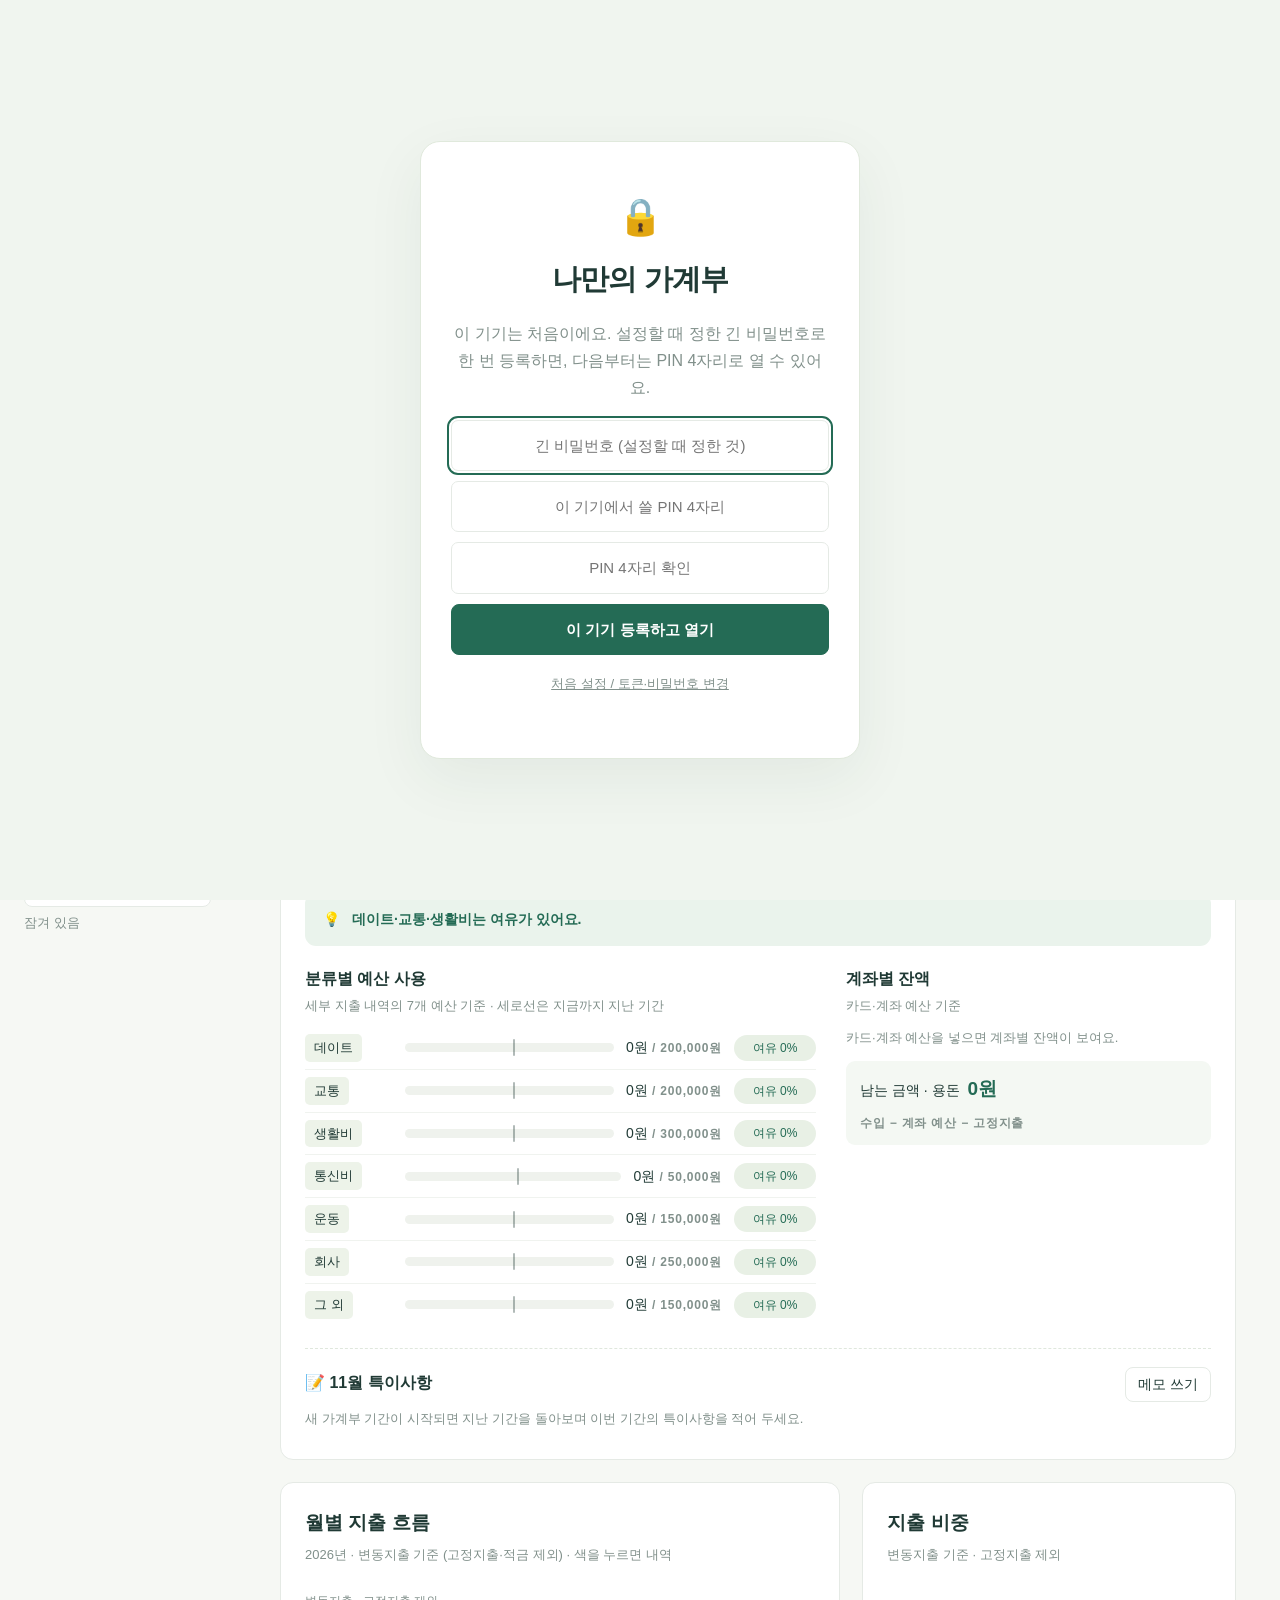
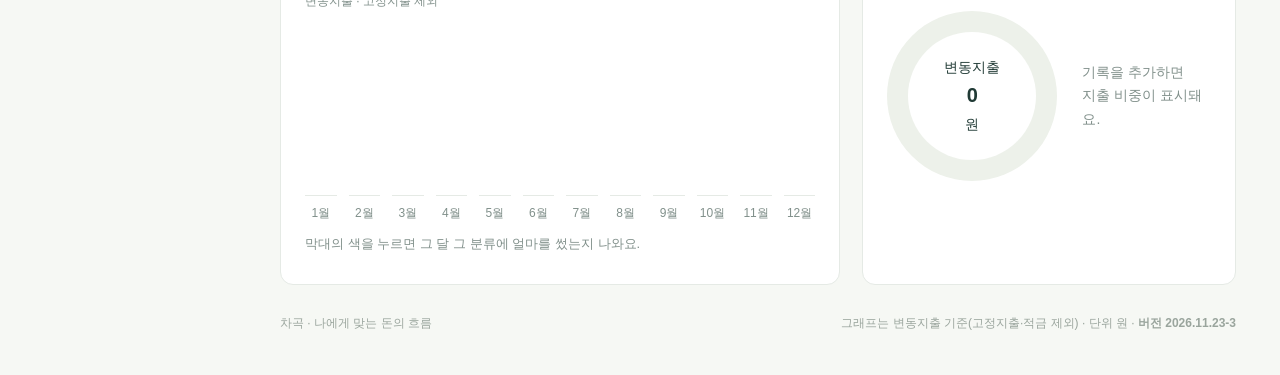
<file: index.html>
<!doctype html><html lang="ko"><head><meta charset="utf-8"><meta name="viewport" content="width=device-width,initial-scale=1"><title>차곡 — 나만의 가계부</title><meta name="robots" content="noindex,nofollow"><meta name="referrer" content="no-referrer"><link rel="icon" href="favicon.svg" type="image/svg+xml"><link rel="stylesheet" href="style.css"></head><body><aside><a class="brand" href="#">▦ 차곡<span>나만의 가계부</span></a><small>MY FINANCE</small><nav id="nav"></nav><div class="aside-bottom"><div class="privacy-badge">🔒 나만 보는 가계부</div><p id="currentUser" class="muted" aria-live="polite"></p><button id="lockNow">🔒 잠그기 / 로그아웃</button><button id="reloadServer">↻ 최신 기록 불러오기</button><button id="localMigration" hidden>기존 브라우저 기록 가져오기</button><b>작은 기록, 단단한 일상.</b><p>기록은 암호화되어 내 비공개 GitHub 저장소에 저장돼요. 어느 기기에서 열어도 같은 기록이 보여요.</p><button id="backup">↓ 데이터 백업</button><button id="restore">↑ 데이터 불러오기</button><input type="file" id="file" accept=".json" hidden><p id="saveState">잠겨 있음</p></div></aside><main><header><div><small>MY PRIVATE LEDGER</small><h1 id="title"></h1><p id="subtitle"></p></div><button class="primary" id="add">＋ 지출 기록</button></header><div class="toolbar"><div><button id="prev" aria-label="이전 달">‹</button><input id="month" aria-label="조회 월" type="month" value="2026-10"><button id="next" aria-label="다음 달">›</button></div><div><select id="basis" aria-label="집계 기준"><option value="21">가계부 월 · 21일(주말이면 금요일)</option><option value="1">달력 월 · 1일 시작</option></select><button id="editPeriod" type="button">✎ 기간 설정</button><span class="pill">자동 집계</span></div></div><p id="periodSummary" class="period-summary" aria-live="polite"></p><div id="syncWarning" class="notice" hidden></div><button id="retrySave">저장 재시도</button><div id="content"></div><footer>차곡 · 나에게 맞는 돈의 흐름 <span>그래프는 변동지출 기준(고정지출·적금 제외) · 단위 원 · <b id="appVersion"></b></span></footer></main><dialog id="dialog"><form id="form"><div class="dialog-head"><h2 id="dialogTitle"></h2><button type="button" id="close" aria-label="닫기">✕</button></div><div id="fields"></div><p id="formError" role="alert"></p><button class="primary" type="submit">저장하기</button></form></dialog><div id="toast" role="status"></div><section id="lockScreen"><div class="lock-card"><div class="lock-icon">🔒</div><h1>나만의 가계부</h1><p id="lockMessage">비밀번호를 입력하면 열려요.</p><form id="pinForm" hidden><input id="pin" type="password" inputmode="numeric" pattern="[0-9]{4}" maxlength="4" autocomplete="off" placeholder="PIN 4자리" aria-label="PIN 4자리" required><button class="primary login-link" type="submit">열기</button><button type="button" id="forgetDevice" class="link-button">PIN을 잊었어요 · 이 기기 등록 다시 하기</button></form><form id="registerForm" hidden><input type="text" name="username" value="chagog" autocomplete="username" hidden><input id="password" type="password" placeholder="긴 비밀번호 (설정할 때 정한 것)" autocomplete="current-password" aria-label="긴 비밀번호" required><input id="newPin" type="password" inputmode="numeric" pattern="[0-9]{4}" maxlength="4" autocomplete="off" placeholder="이 기기에서 쓸 PIN 4자리" aria-label="새 PIN 4자리" required><input id="newPin2" type="password" inputmode="numeric" pattern="[0-9]{4}" maxlength="4" autocomplete="off" placeholder="PIN 4자리 확인" aria-label="PIN 4자리 확인" required><button class="primary login-link" type="submit">이 기기 등록하고 열기</button></form><button id="retryConnection" hidden>다시 연결</button><p class="muted"><a href="setup.html">처음 설정 / 토큰·비밀번호 변경</a></p></div></section><script src="config.js"></script><script src="vault.js"></script><script src="device.js"></script><script src="core.js"></script><script src="app.js"></script><script src="merge.js"></script><script src="importer.js"></script><script src="github-sync.js"></script></body></html>
</file>
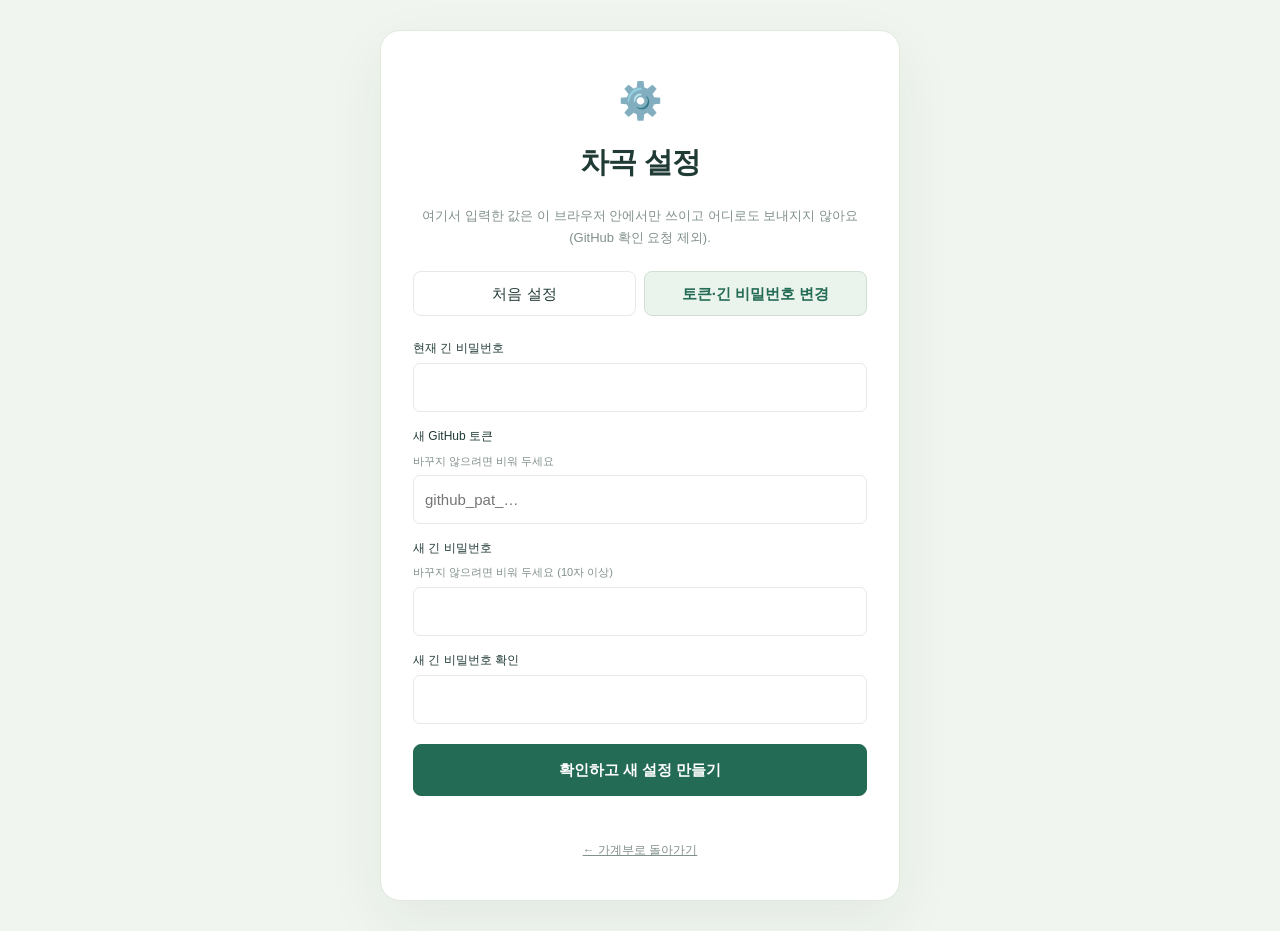
<file: setup.html>
<!doctype html><html lang="ko"><head><meta charset="utf-8"><meta name="viewport" content="width=device-width,initial-scale=1"><title>차곡 — 설정</title><meta name="robots" content="noindex,nofollow"><meta name="referrer" content="no-referrer"><link rel="icon" href="favicon.svg" type="image/svg+xml"><link rel="stylesheet" href="style.css">
<style>
body{background:#f0f5ef;min-height:100vh;display:grid;place-items:center;padding:30px 16px}
.setup{width:520px;max-width:100%;text-align:left;padding:40px 32px}
.setup h1{text-align:center}.setup .lock-icon{text-align:center}
.setup label{display:flex;flex-direction:column;gap:5px;font-size:12px;margin:0 0 14px;color:var(--ink)}
.setup label span{color:var(--muted);font-size:11px}
.setup input,.setup textarea{width:100%;padding:11px}
.setup textarea{font:12px/1.5 ui-monospace,SFMono-Regular,Menlo,monospace;height:150px;border:1px solid var(--border);border-radius:7px;resize:vertical}
.setup .primary{width:100%;padding:12px;font-weight:700;margin-top:6px}
.setup .tabs{display:flex;gap:8px;margin:22px 0}.setup .tabs button{flex:1}.setup .tabs button.active{background:var(--light);color:var(--green);font-weight:700;border-color:#cfe0d3}
.setup .msg{font-size:12px;margin:12px 0;min-height:1em}.setup .msg.error{color:#c66d59}.setup .msg.ok{color:var(--green)}
.setup ol{padding-left:18px;font-size:12px;color:var(--ink)}.setup ol li{margin:4px 0}
.setup .back{display:block;text-align:center;margin-top:20px;font-size:12px;color:var(--muted)}
</style></head><body>
<div class="lock-card setup">
  <div class="lock-icon">⚙️</div><h1>차곡 설정</h1>
  <p class="muted" style="text-align:center">여기서 입력한 값은 이 브라우저 안에서만 쓰이고 어디로도 보내지지 않아요(GitHub 확인 요청 제외).</p>
  <div class="tabs"><button type="button" id="tabNew">처음 설정</button><button type="button" id="tabChange">토큰·긴 비밀번호 변경</button></div>

  <form id="newForm" hidden>
    <label>GitHub 아이디<input id="owner" autocomplete="off" required placeholder="예: ekdus0111"></label>
    <label>기록 저장소 이름 <span>비공개(Private)로 만든 저장소</span><input id="repo" autocomplete="off" required value="chagog-data"></label>
    <label>GitHub 토큰 <span>기록 저장소 하나에만 Contents 읽기/쓰기 권한을 준 토큰</span><input id="token" type="password" autocomplete="off" required placeholder="github_pat_…"></label>
    <label>긴 비밀번호 <span>10자 이상. 새 기기를 처음 등록할 때만 써요(평소엔 PIN 4자리). 잊으면 기록을 열 수 없어요.</span><input id="pw1" type="password" autocomplete="new-password" required minlength="10"></label>
    <label>긴 비밀번호 확인<input id="pw2" type="password" autocomplete="new-password" required minlength="10"></label>
    <button class="primary" type="submit">확인하고 설정 만들기</button>
  </form>

  <form id="changeForm" hidden>
    <label>현재 긴 비밀번호<input id="curPw" type="password" autocomplete="current-password" required></label>
    <label>새 GitHub 토큰 <span>바꾸지 않으려면 비워 두세요</span><input id="newToken" type="password" autocomplete="off" placeholder="github_pat_…"></label>
    <label>새 긴 비밀번호 <span>바꾸지 않으려면 비워 두세요 (10자 이상)</span><input id="newPw1" type="password" autocomplete="new-password"></label>
    <label>새 긴 비밀번호 확인<input id="newPw2" type="password" autocomplete="new-password"></label>
    <button class="primary" type="submit">확인하고 새 설정 만들기</button>
  </form>

  <p id="msg" class="msg" role="alert"></p>

  <div id="result" hidden>
    <ol>
      <li>아래 내용을 <b>복사</b>합니다.</li>
      <li>GitHub의 <b>사이트 저장소</b>에서 <code>config.js</code> → 연필(✏️) 버튼을 누릅니다.</li>
      <li>원래 내용을 <b>전부 지우고</b> 붙여넣은 뒤 <b>Commit changes</b>를 누릅니다.</li>
      <li>1~2분 뒤 가계부 주소를 열고, 긴 비밀번호로 기기를 등록하면서 PIN 4자리를 정합니다.</li>
    </ol>
    <textarea id="output" readonly></textarea>
    <button class="primary" type="button" id="copy">복사하기</button>
  </div>
  <a class="back" href="./">← 가계부로 돌아가기</a>
</div>
<script src="config.js"></script><script src="vault.js"></script><script src="setup.js"></script>
</body></html>
</file>
<file: style.css>
:root{--ink:#203a35;--muted:#81908b;--green:#246b55;--light:#eaf3ec;--border:#e5eae5;--bg:#f6f8f4;--coral:#dc947e}*{box-sizing:border-box}body{margin:0;background:var(--bg);font:14px/1.65 -apple-system,BlinkMacSystemFont,'Segoe UI','Noto Sans KR',sans-serif;color:var(--ink)}button,input,select{font:inherit;color:inherit}button{cursor:pointer;background:white;border:1px solid var(--border);border-radius:8px;padding:9px 14px}button:hover{background:var(--light)}button:focus-visible,input:focus-visible,select:focus-visible{outline:2px solid #246b55;outline-offset:2px}aside{position:fixed;width:236px;height:100vh;padding:38px 24px;background:#fff;border-right:1px solid var(--border);display:flex;flex-direction:column}.brand{text-decoration:none;color:var(--green);font-weight:800;font-size:29px;letter-spacing:-1px}.brand span{display:block;font-size:11px;letter-spacing:0;color:var(--muted);font-weight:400;margin:3px 0 48px}small{font-size:10px;letter-spacing:1.8px;color:var(--muted);font-weight:700}nav{display:grid;gap:8px;margin-top:16px}nav button{text-align:left;border:0;padding:13px 16px;color:#6d7c75}nav button.active{background:var(--light);color:var(--green);font-weight:700}.aside-bottom{margin-top:auto;font-size:11px;color:var(--muted)}.aside-bottom b{color:#63796b}.aside-bottom button{width:100%;text-align:left;margin-top:7px;font-size:12px}main{max-width:1660px;margin-left:236px;padding:42px 44px}header{display:flex;justify-content:space-between;align-items:center;margin-bottom:26px}h1{font-size:29px;letter-spacing:-1px;margin:7px 0}p{margin:5px 0;color:var(--muted)}.primary{background:var(--green);color:white;border-color:var(--green)}.primary:hover{background:#1c5544}.toolbar{display:flex;justify-content:space-between;align-items:center;margin-bottom:25px}.toolbar>div{display:flex;align-items:center;gap:9px}input,select{border:1px solid var(--border);border-radius:7px;padding:9px;background:#fff;max-width:100%}.pill{font-size:11px;border-radius:20px;background:#e8f0e5;color:#658357;padding:5px 11px}.cards{display:grid;grid-template-columns:repeat(4,1fr);gap:16px;margin-bottom:24px}.metric,.panel{background:#fff;border:1px solid var(--border);border-radius:13px}.metric{padding:23px}.metric.featured{background:var(--green);color:white}.metric.featured p{color:#c3d6ca}.metric label{font-size:12px;opacity:.8}.metric strong{display:block;font-size:25px;letter-spacing:-.7px;margin:9px 0}.metric strong em{font-style:normal;font-size:13px;font-weight:400;margin-left:4px}.metric p{font-size:11px}.grid{display:grid;grid-template-columns:1.5fr 1fr;gap:22px;margin-bottom:22px}.panel{padding:24px;margin-bottom:22px;min-width:0}.grid .panel{margin:0}.panel-head{display:flex;justify-content:space-between;align-items:center;margin-bottom:20px}h2{font-size:16px;margin:0}h3{font-size:14px;margin:0}.panel-head p{font-size:11px}.chart{height:212px;display:flex;gap:12px;align-items:stretch;padding-top:12px}.bar-col{flex:1;min-width:0;display:flex;flex-direction:column;align-items:center;justify-content:flex-end;gap:7px;font-size:10px;color:var(--muted)}.bars{height:170px;width:100%;display:flex;align-items:flex-end;justify-content:center;gap:4px;border-bottom:1px solid var(--border)}.bar{width:16px;min-width:4px;border-radius:4px 4px 0 0;min-height:0}.legend{font-size:11px;color:var(--muted);display:flex;gap:15px}.dot{width:8px;height:8px;display:inline-block;border-radius:50%;margin-right:5px}.donut-wrap{display:flex;gap:25px;align-items:center;justify-content:center;min-height:210px}.donut{width:170px;height:170px;flex-shrink:0;border-radius:50%;display:grid;place-items:center}.donut>div{background:white;border-radius:50%;width:128px;height:128px;display:flex;justify-content:center;align-items:center;flex-direction:column;font-size:12px}.donut strong{font-size:20px}.donut-key{flex:1;font-size:12px}.key-row{display:flex;justify-content:space-between;margin:8px 0;gap:12px}.table-wrap{overflow:auto}table{width:100%;border-collapse:collapse;white-space:nowrap;font-size:12px}th{text-align:left;color:#859189;font-size:11px;background:#f8faf7;font-weight:500}th,td{padding:13px 12px;border-bottom:1px solid #edf0ec}td.num,th.num{text-align:right;font-variant-numeric:tabular-nums}td button{padding:3px 8px;font-size:11px;border:0;background:transparent}tr:last-child td{border-bottom:0}.tag{padding:3px 9px;background:#edf3e9;border-radius:5px;font-size:11px}.negative{color:#c66d59}.progress{height:5px;background:#eff2ed;border-radius:9px;overflow:hidden;margin-top:7px}.progress i{display:block;height:100%;background:#8db69c}.notice{padding:15px 20px;border:1px dashed #b6cbb7;border-radius:10px;background:#eff6ee;margin-bottom:22px;color:#56745e;font-size:12px}.notice button{margin-left:12px;padding:4px 10px}.empty{text-align:center;padding:35px;color:var(--muted)}.filters{display:flex;gap:10px;margin-bottom:15px}.filters input{flex:1}.totals{font-weight:700;background:#f7faf6}.muted{font-size:11px;color:var(--muted)}footer{display:flex;justify-content:space-between;font-size:10px;color:#9aa59d;margin-top:28px}dialog{border:0;border-radius:16px;padding:28px;width:560px;max-width:94vw;box-shadow:0 20px 100px #162c3530}dialog::backdrop{background:#152d2955}.dialog-head{display:flex;align-items:center;justify-content:space-between;margin-bottom:20px}#fields{display:grid;grid-template-columns:1fr 1fr;gap:15px}#fields label{font-size:12px;display:flex;flex-direction:column;gap:5px}#form>.primary{width:100%;margin-top:20px}#formError{color:#c66d59;font-size:12px}#toast{position:fixed;bottom:25px;left:50%;background:#203a35;color:white;padding:10px 20px;border-radius:9px;display:none;z-index:5}@media(min-width:1500px){main{padding:48px 60px}}@media(max-width:1100px){aside{width:190px;padding:25px 15px}main{margin-left:190px;padding:28px 22px}.cards{grid-template-columns:repeat(2,1fr)}.grid{grid-template-columns:1fr}.donut-wrap{justify-content:flex-start}.donut-key{max-width:300px}}@media(max-width:700px){aside{position:static;width:100%;height:auto;padding:18px}.brand{font-size:22px}.brand span,aside>small,.aside-bottom b,.aside-bottom p{display:none}nav{display:flex;overflow:auto;gap:3px;margin-top:12px}nav button{white-space:nowrap;font-size:12px;padding:9px}.aside-bottom{display:flex;gap:8px;margin-top:8px}.aside-bottom button{width:auto}main{margin:0;padding:24px 16px}header{align-items:flex-start}h1{font-size:25px}header .primary{font-size:12px;padding:8px}.toolbar{align-items:flex-start;gap:10px;flex-wrap:wrap}.toolbar .pill{display:none}.metric{padding:16px}.metric strong{font-size:21px}.cards{gap:10px}.panel{padding:17px}.donut{width:145px;height:145px}.donut>div{width:107px;height:107px}.donut-wrap{gap:18px}footer span{display:none}}
[hidden]{display:none!important}.privacy-badge{background:#eaf3ec;border-radius:8px;padding:10px;margin-bottom:8px;color:#246b55;font-weight:700}#lockScreen{position:fixed;inset:0;background:#f0f5ef;z-index:20;display:grid;place-items:center;padding:20px}.lock-card{padding:45px 30px;background:white;border:1px solid #e0e9dc;border-radius:20px;text-align:center;width:440px;max-width:100%;box-shadow:0 20px 60px #203a3510}.lock-icon{font-size:36px}.lock-card p{margin:18px 0}.login-link{display:block;text-decoration:none;padding:12px;border-radius:8px;margin-bottom:12px}#retrySave{margin-bottom:15px;font-size:11px}body:has(#lockScreen:not([hidden])){overflow:hidden}
#loginForm{margin:0 0 12px}#loginForm input{width:100%;padding:12px;margin-bottom:10px;text-align:center}#loginForm .login-link{width:100%;font-weight:700}#signOutGate{display:block;width:100%;margin-bottom:12px}#lockScreen #retryConnection{width:100%}
#pinForm,#registerForm{margin:0 0 12px}#pinForm input,#registerForm input{width:100%;padding:12px;margin-bottom:10px;text-align:center}#pin{font-size:22px;letter-spacing:12px}#pinForm .login-link,#registerForm .login-link{width:100%;font-weight:700}.link-button{border:0;background:none;color:var(--muted);font-size:11px;margin-top:8px;padding:4px;text-decoration:underline}.link-button:hover{background:none;color:var(--ink)}#lockScreen #retryConnection{width:100%;margin-bottom:12px}.lock-card .muted a{color:var(--muted)}
.na{color:#c66d59;font-weight:700;font-size:11px;letter-spacing:.5px}
.filters{flex-wrap:wrap}.filters input#search{min-width:220px}.extra-filters{align-items:center;font-size:12px;color:var(--muted)}.extra-filters label{display:flex;align-items:center;gap:6px;white-space:nowrap}.extra-filters label input{width:140px;flex:none}.extra-filters label input[type=number]{width:110px}.extra-filters button{margin-left:auto;font-size:12px}@media(max-width:700px){.extra-filters label{flex-wrap:wrap}.extra-filters label input,.extra-filters label input[type=number]{width:calc(50% - 20px)}.extra-filters select{flex:1}}
.up{color:#c66d59;font-weight:700}.down{color:#246b55;font-weight:700}.metric.featured .up,.metric.featured .down{color:#fff}
.bars{position:relative}.avg-mark{position:absolute;left:-7px;right:-7px;border-top:2px dashed #dc947e;z-index:1;pointer-events:none}.avg-key{display:inline-block;width:16px;border-top:2px dashed #dc947e;vertical-align:middle;margin-right:5px}
.compare-bars{min-width:160px;width:28%}.cbar{height:7px;border-radius:4px;min-width:2px}.cbar+.cbar{margin-top:4px}.cbar.now,.cbar-key.now{background:#38785d}.cbar.base,.cbar-key.base{background:#c9dcc4}.cbar-key{display:inline-block;width:10px;height:6px;border-radius:3px;margin:0 4px 1px 8px}
.detail-table td.cat-cell{vertical-align:top;background:#fbfcfa}.detail-table tr.cat-first td{border-top:2px solid #e3eae2}.detail-table tbody tr:first-child td{border-top:0}.detail-table .cat-cell .progress{margin-left:auto;width:110px}.progress.over i{background:#dc947e}.detail-table tr.totals td{border-top:2px solid #d5e0d3}
.pill.refund{background:#fbeee8;color:#b8664f;font-size:10px;padding:2px 7px;margin-left:4px}.refund-note{font-size:10px;margin-top:2px}.check-field{grid-column:1/-1;flex-direction:row!important;align-items:center;gap:8px!important;color:var(--ink)}.check-field input{width:auto}
.import-dialog{width:min(980px,96vw)}.import-dialog textarea{width:100%;height:130px;border:1px solid var(--border);border-radius:8px;padding:10px;font:12px/1.5 ui-monospace,Menlo,monospace;resize:vertical}.import-file{display:flex;align-items:center;gap:10px;margin:10px 0 16px}.file-btn{border:1px solid var(--border);border-radius:8px;padding:8px 14px;cursor:pointer;background:#fff;font-size:12px}.file-btn:hover{background:var(--light)}.import-dialog h3{margin:16px 0 6px}.import-map select{min-width:110px;font-size:12px;padding:6px}.import-map tr.raw td{color:var(--muted)}.import-summary{margin:0 0 6px}.import-error{color:#c66d59;font-size:12px}.import-actions{display:flex;justify-content:space-between;align-items:center;gap:12px;margin-top:12px;font-size:12px}.import-actions label{display:flex;gap:6px;align-items:center}
.error-notice{border-color:#e4ae96;background:#fbf1ec;color:#a4563f}
.legend.wrap{flex-wrap:wrap;row-gap:4px}.bar.stack{display:flex;flex-direction:column-reverse;overflow:hidden;background:none}.bar.stack i{display:block;width:100%;flex:none}.panel-head select#donutMonth{font-size:12px}
.glance .advice{display:flex;gap:12px;align-items:flex-start;padding:16px 18px;border-radius:11px;margin:-4px 0 20px;font-size:14px;font-weight:600;line-height:1.55}.advice p{margin:0;color:inherit}.advice.good{background:#eaf3ec;color:#246b55}.advice.warn{background:#fdf5e6;color:#9a6a1c}.advice.bad{background:#fbeee8;color:#a4563f}.advice.calm{background:#f3f5f2;color:var(--muted)}
.glance-grid{display:grid;grid-template-columns:1.4fr 1fr;gap:30px}.glance h3{margin-bottom:2px}.glance h3+.muted{margin:0 0 10px}
.g-row{display:grid;grid-template-columns:88px 1fr auto 82px;align-items:center;gap:12px;padding:7px 0;border-bottom:1px solid #f0f3ef}.glance-grid>div:last-child .g-row{grid-template-columns:60px 1fr auto}.g-row:last-of-type{border-bottom:0}.g-row .tag{justify-self:start}
.g-bar{position:relative;height:9px;background:#eff2ed;border-radius:9px}.g-bar i{position:absolute;left:0;top:0;bottom:0;border-radius:9px}.g-bar i.ok{background:#8db69c}.g-bar i.good{background:#a8c78b}.g-bar i.warn{background:#e2b35f}.g-bar i.bad{background:#dc947e}.g-bar i.none{background:#cfd8cf}.g-bar em{position:absolute;top:-4px;bottom:-4px;width:2px;background:#203a35;opacity:.35;border-radius:2px}
.g-num{font-size:12px;font-variant-numeric:tabular-nums;text-align:right;white-space:nowrap}.g-num small{color:var(--muted)}.g-acc{font-size:12px}
.pill.ok{background:#edf3e9;color:#5d7b62}.pill.good{background:#e8f0e5;color:#246b55}.pill.warn{background:#fdf1dc;color:#9a6a1c}.pill.bad{background:#fbe5dd;color:#b8664f}.g-row .pill{font-size:10px;text-align:center;padding:3px 6px;white-space:nowrap}
.g-left{margin-top:12px;padding:12px 14px;border-radius:9px;background:#f4f8f3;font-size:12px;display:flex;flex-wrap:wrap;align-items:baseline;gap:8px}.g-left b{font-size:17px;color:var(--green)}.g-left.negative b{color:#c66d59}.g-left small{color:var(--muted);flex-basis:100%;font-size:10px}
.memo{margin-top:22px;padding-top:18px;border-top:1px dashed #dfe7dd}.memo-head{display:flex;justify-content:space-between;align-items:center;margin-bottom:6px}.memo-head button{font-size:12px;padding:5px 12px}.memo-text{color:var(--ink);font-size:13px;margin:4px 0 8px}.memo .review{font-size:12px;color:#6c7f74;background:#f6f9f5;border-radius:8px;padding:9px 12px;margin-top:8px}
#fields label.wide,#fields .wide{grid-column:1/-1}#fields textarea{width:100%;border:1px solid var(--border);border-radius:8px;padding:10px;font:inherit;resize:vertical}
.bar.stack i{cursor:pointer;transition:opacity .15s}.bar.stack:hover i{opacity:.75}.bar.stack i:hover,.bar.stack i.sel{opacity:1}.bar.stack i.sel{box-shadow:inset 0 0 0 2px #203a35}
.seg-info{display:flex;gap:12px;align-items:flex-start;margin-top:14px;padding:12px 14px;border-radius:10px;background:#f6f9f5;font-size:12px}.seg-info .dot{margin-top:5px;flex:none}.seg-info>div{flex:1}.seg-info p{margin:3px 0 0;color:var(--ink)}.seg-info button{border:0;background:none;padding:0 4px}.seg-hint{font-size:11px;margin-top:10px}
@media(max-width:1100px){.glance-grid{grid-template-columns:1fr}}@media(max-width:700px){.g-row{grid-template-columns:70px 1fr 74px}.g-row .g-num{grid-column:2/4;grid-row:2;text-align:left}}
.donut-key.with-amount .key-row{display:grid;grid-template-columns:1fr auto 52px;gap:10px;align-items:center}.donut-key.with-amount .key-row small{color:var(--muted);font-size:11px;font-variant-numeric:tabular-nums}.donut-key.with-amount .key-row b{text-align:right}.donut-key.with-amount .key-row span{min-width:0;overflow:hidden;text-overflow:ellipsis;white-space:nowrap}

/* 2026.11: 가독성 개선 — 전반적인 안내/표/버튼 글씨를 확대 */
body{font-size:16px;line-height:1.68}
button,input,select,textarea{font-size:15px}
nav button{font-size:15px}
small{font-size:12px;letter-spacing:.8px}
.brand span{font-size:13px}
.aside-bottom{font-size:13px}
.aside-bottom button{font-size:13px}
header small{font-size:12px}
h2{font-size:19px}h3{font-size:16px}
.panel-head p{font-size:13px}
.metric label{font-size:14px}
.metric strong{font-size:28px}
.metric strong em{font-size:15px}
.metric p{font-size:13px}
.notice{font-size:14px}
.muted{font-size:13px}
.pill,.tag{font-size:13px}
table{font-size:14px}
th{font-size:13px;font-weight:600}
td button{font-size:13px;padding:5px 8px}
#fields label{font-size:14px}
#formError{font-size:14px}
footer{font-size:12px}
.filters,.extra-filters{font-size:14px}
.extra-filters button{font-size:13px}
.g-acc,.g-num,.g-left,.memo .review,.memo-text,.seg-info{font-size:14px}
.g-row .pill{font-size:12px}
.g-left b{font-size:19px}
.g-left small{font-size:12px}
.donut-key,.donut>div{font-size:14px}
.legend,.bar-col{font-size:12px}
.income-cell small{display:block;line-height:1.3;margin-top:4px}
.positive{color:#246b55}
.period-summary{margin:-12px 0 20px;color:var(--green);font-weight:700;font-size:14px}
#editPeriod{font-weight:700;white-space:nowrap}
#editPeriod:disabled{opacity:.45;cursor:not-allowed}
#resetPeriod{padding:11px 14px;text-align:center;background:var(--light);color:var(--green)}
@media(max-width:700px){
  h1{font-size:26px}
  .brand{font-size:24px}
  nav button{font-size:14px;padding:11px}
  .toolbar{row-gap:12px}
  .toolbar>div{flex-wrap:wrap}
  .metric strong{font-size:23px}
  .metric label{font-size:13px}
  .panel{padding:18px}
  #fields{grid-template-columns:1fr}
  .period-summary{margin-top:-6px}
  .g-row{grid-template-columns:72px 1fr auto}
}
/* 작은 보조 텍스트도 읽기 쉬운 크기로 통일 */
.refund-note,.pill.refund,.na,.seg-hint,.link-button{font-size:13px}
.memo-head button,.import-file .file-btn,.import-actions,.import-error,.import-map select{font-size:14px}
.import-dialog textarea{font-size:14px;line-height:1.6}
.donut-key.with-amount .key-row small{font-size:13px}
.g-num small,.g-left small{font-size:12px}

/* 가계부 내역(변동지출·고정지출·수입·세부지출): 정확히 14포인트로 확대 */
.ledger-table,.detail-table{font-size:14pt}
.ledger-table th,.detail-table th,
.ledger-table .tag,.detail-table .tag,
.ledger-table .na,.detail-table .na,
.ledger-table .muted,.detail-table .muted,
.ledger-table td button{font-size:14pt}

/* 세부 지출 내역: 요약형 예산 비교 + 필요할 때만 펼치는 사용 내역 */
.spending-overview .panel-head,.spending-breakdown .panel-head{align-items:center;gap:14px}
.spending-overview .panel-head>button{white-space:nowrap}
.spending-metrics{display:grid;grid-template-columns:repeat(4,minmax(0,1fr));gap:12px;margin:8px 0 22px}
.spending-metrics>div{min-width:0;background:#f5f8f4;border:1px solid #e6eee6;border-radius:13px;padding:17px 16px}
.spending-metrics>div:first-child{background:#e8f1e8}
.spending-metrics>div span{display:block;color:#64776d;font-size:13px;margin-bottom:6px}
.spending-metrics>div strong{display:block;font-size:23px;line-height:1.4;letter-spacing:-.5px;white-space:nowrap;font-variant-numeric:tabular-nums}
.spending-metrics>div.negative{background:#fdf0e9;border-color:#f5dbce}
.spending-metrics>div.negative strong{color:#b8664f}
.spending-overall{margin:0 0 15px}
.spending-overall>div:first-child{display:flex;justify-content:space-between;gap:12px;margin-bottom:8px;font-size:14px}
.spending-overall b{font-variant-numeric:tabular-nums}
.spending-track{display:block;height:10px;border-radius:99px;overflow:hidden;background:#e9eee8}
.spending-track i{display:block;height:100%;background:#70a78b;border-radius:inherit;transition:width .2s}
.spending-item.warn .spending-track i{background:#e2b35f}
.spending-item.bad .spending-track i,.spending-overall .spending-track i.over{background:#dc947e}
.spending-note,.spending-footnote{font-size:13px;color:#62756b;line-height:1.7;margin:0}
.spending-note{padding:12px 14px;background:#f6f8f4;border-radius:9px}
.spending-quick-actions{display:flex;flex-wrap:wrap;gap:7px}
.spending-quick-actions button{font-size:13px;padding:8px 10px}
.spending-filters{display:flex;flex-wrap:wrap;gap:12px;align-items:end;margin:16px 0 19px;padding:16px;background:#f6f8f4;border-radius:12px}
.spending-filters label{display:flex;flex-direction:column;gap:5px;color:#62756b;font-size:13px;font-weight:600}
.spending-filters select,.spending-filters input{min-height:38px;max-width:100%;background:#fff;border:1px solid #d9e5db;border-radius:8px;padding:7px 10px;color:#203a35}
.spending-filters .spending-search{flex:1;min-width:160px}
.spending-filters .spending-search input{width:100%}
.spending-filters>button{min-height:38px;font-size:13px}
.spending-list-header,.spending-item-summary{display:grid;grid-template-columns:minmax(155px,1.1fr) minmax(108px,.85fr) minmax(112px,.85fr) minmax(112px,.9fr) minmax(123px,1fr) 22px;column-gap:12px;align-items:center}
.spending-list-header{padding:0 18px 10px;font-size:12px;font-weight:700;color:#81908b}
.spending-list-header>span:not(:first-child){text-align:right}
.spending-list-header>span:nth-child(5){text-align:left}
.spending-list{display:flex;flex-direction:column;gap:10px}
.spending-item{border:1px solid #e2e9e1;border-radius:13px;background:#fff;overflow:hidden}
.spending-item[open]{border-color:#afccb9;box-shadow:0 5px 18px #203a3510}
.spending-item-summary{cursor:pointer;list-style:none;min-height:85px;padding:12px 18px;transition:background .15s}
.spending-item-summary::-webkit-details-marker{display:none}
.spending-item-summary::marker{content:''}
.spending-item-summary:hover{background:#f7faf6}
.spending-item[open] .spending-item-summary{background:#f2f7f1;border-bottom:1px solid #e0eae0}
.spending-item-summary:focus-visible{outline:2px solid #246b55;outline-offset:-3px}
.spending-category{display:flex;align-items:center;gap:11px;min-width:0}
.spending-bullet{width:11px;height:11px;flex:none;border-radius:50%}
.spending-category b{font-size:16px;white-space:nowrap}
.spending-category small{display:flex;align-items:center;gap:7px;margin-top:3px;font-size:12px;letter-spacing:0}
.spending-status{display:inline-flex;border-radius:10px;font-weight:700;font-size:11px;padding:1px 7px;background:#eaf3ec;color:#38785d}
.spending-status.bad{background:#fbe7dd;color:#af604a}
.spending-status.warn{background:#fdf0d8;color:#946c25}
.spending-status.neutral{background:#f0f2ee;color:#74827b}
.spending-value{text-align:right;display:block;min-width:0;font-variant-numeric:tabular-nums}
.spending-value small,.spending-usage small{display:none}
.spending-value b{display:block;white-space:nowrap;font-size:14px}
.spending-value.over b{color:#b8664f}
.spending-usage{display:block;min-width:0}
.spending-usage>span:first-child{display:block;text-align:right;font-size:14px;margin-bottom:7px}
.spending-usage .spending-track{height:7px}
.spending-chevron{text-align:right;color:#6c8276;font-size:24px;line-height:1;transition:transform .16s}
.spending-item[open] .spending-chevron{transform:rotate(180deg)}
.spending-detail-body{padding:20px 22px 22px}
.spending-detail-top{display:flex;flex-wrap:wrap;align-items:flex-start;justify-content:space-between;gap:10px;margin-bottom:13px}
.spending-detail-top h3{margin:0;font-size:16px}
.spending-detail-top h3 span{color:#7f9186;font-weight:500;font-size:13px}
.spending-detail-top p{margin:3px 0 0;color:#7f9186;font-size:13px}
.spending-detail-top button{font-size:13px;padding:7px 11px}
.spending-chips{display:flex;flex-wrap:wrap;gap:7px;margin:0 0 16px}
.spending-chip{font-size:13px;color:#436958;padding:5px 10px;border-radius:20px;background:#eef5ed}
.spending-chip b{margin-left:5px;font-variant-numeric:tabular-nums}
.spending-transactions{min-width:680px;font-size:14px}
.spending-transactions th{white-space:nowrap;font-size:13px}
.spending-transactions td{vertical-align:middle;line-height:1.5}
.spending-transactions td small{display:block;font-size:12px;color:#81908b;letter-spacing:0;margin-top:3px}
.spending-transactions td button{font-size:13px}
.spending-cell-amount{text-align:right;white-space:nowrap;font-variant-numeric:tabular-nums}
.spending-empty{text-align:center;color:#81908b;font-size:14px;padding:30px 12px;margin:0}
.spending-footnote{margin:14px 4px 0}
@media(max-width:1180px){
  .spending-metrics{grid-template-columns:repeat(2,minmax(0,1fr))}
  .spending-list-header{display:none}
  .spending-item-summary{grid-template-columns:minmax(130px,1.15fr) repeat(3,minmax(100px,.8fr)) 22px;row-gap:12px}
  .spending-usage{grid-column:1/-2;grid-row:2}
  .spending-usage>span:first-child{display:flex;justify-content:space-between;gap:12px}
  .spending-usage small{display:inline}
  .spending-chevron{grid-column:-2/-1;grid-row:1}
}
@media(max-width:790px){
  .spending-overview .panel-head,.spending-breakdown .panel-head{flex-wrap:wrap}
  .spending-item-summary{grid-template-columns:repeat(3,minmax(0,1fr)) 22px;gap:12px;padding:17px}
  .spending-category{grid-column:1/-2;grid-row:1}
  .spending-chevron{grid-column:4;grid-row:1}
  .spending-value{grid-row:2;text-align:left}
  .spending-value small{display:block;letter-spacing:0;font-size:12px;color:#81908b;margin-bottom:4px}
  .spending-value b{font-size:13px}
  .spending-usage{grid-column:1/-1;grid-row:3}
  .spending-detail-body{padding:16px}
}
@media(max-width:520px){
  .spending-metrics{gap:8px;margin-bottom:18px}
  .spending-metrics>div{padding:12px}
  .spending-metrics>div span{font-size:12px}
  .spending-metrics>div strong{font-size:18px}
  .spending-filters{gap:9px;padding:12px}
  .spending-filters label:not(.spending-search){flex:1;min-width:calc(50% - 8px)}
  .spending-filters .spending-search{flex-basis:100%}
  .spending-item-summary{gap:9px;padding:14px 12px}
  .spending-value b{font-size:12px}
  .spending-status{font-size:11px}
  .spending-note{font-size:12px}
}
</file>
